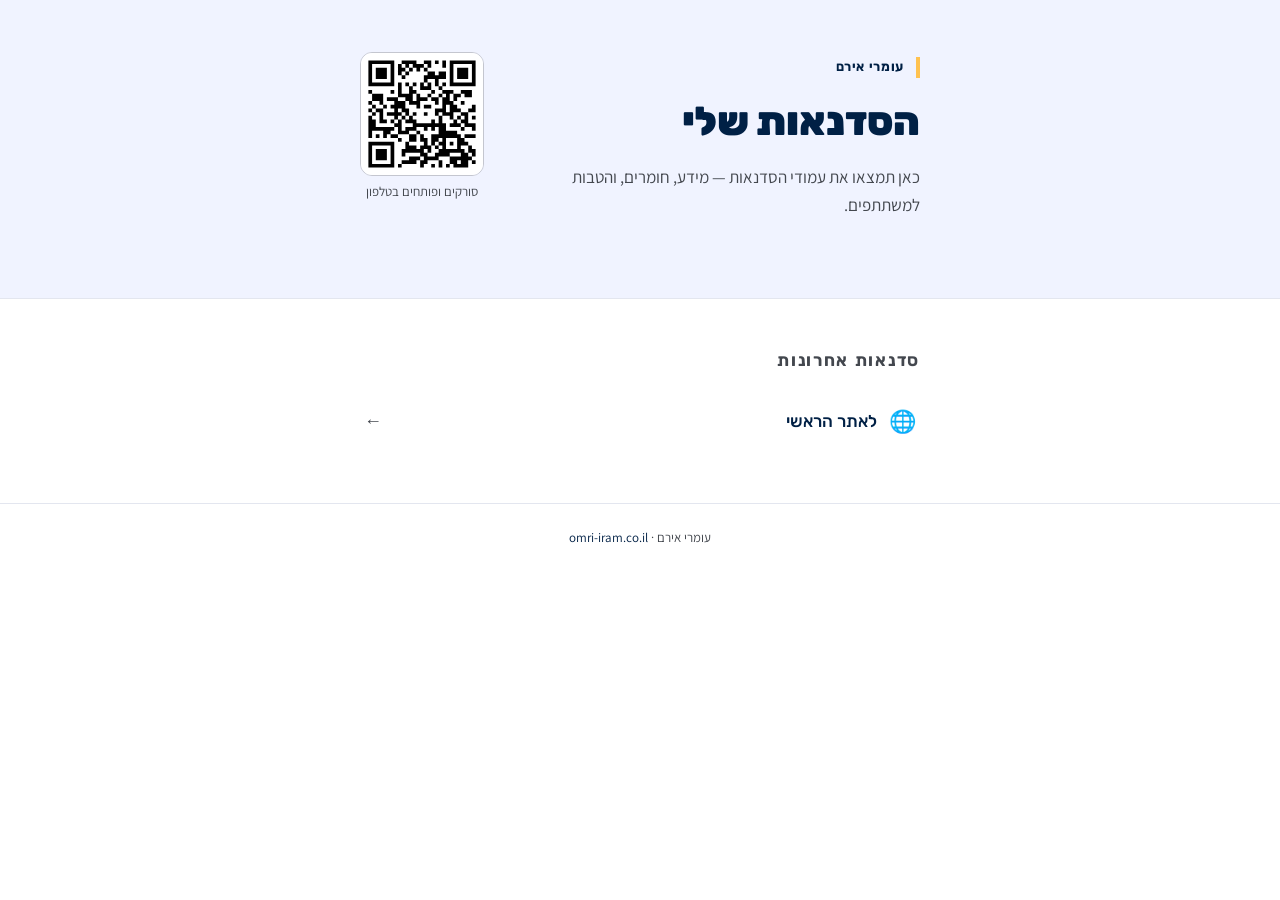
<file: index.html>
<!DOCTYPE html>
<html lang="he" dir="rtl">
<head>
  <meta charset="UTF-8">
  <meta name="viewport" content="width=device-width, initial-scale=1.0">
  <title>הסדנאות של עומרי אירם</title>
  <link rel="icon" type="image/svg+xml" href="/favicon.svg">

  <script type="text/javascript">
    (function(c,l,a,r,i,t,y){
      c[a]=c[a]||function(){(c[a].q=c[a].q||[]).push(arguments)};
      t=l.createElement(r);t.async=1;t.src="https://www.clarity.ms/tag/"+i;
      y=l.getElementsByTagName(r)[0];y.parentNode.insertBefore(t,y);
    })(window, document, "clarity", "script", "w1ajcl9gof");
  </script>

  <link rel="preconnect" href="https://fonts.googleapis.com">
  <link href="https://fonts.googleapis.com/css2?family=Rubik:wght@400;500;600;700;800&family=Assistant:wght@400;500;600;700&display=swap" rel="stylesheet">
  <link rel="stylesheet" href="./assets/style.css">
</head>
<body>

  <section class="hero">
    <div class="wrap hero-row">
      <div>
        <span class="pre-headline">עומרי אירם</span>
        <h1>הסדנאות שלי</h1>
        <p class="sub">כאן תמצאו את עמודי הסדנאות — מידע, חומרים, והטבות למשתתפים.</p>
      </div>
      <figure class="scan">
        <img src="./assets/qr.svg" alt="קוד QR לכתובת הכלי" width="124" height="124">
        <figcaption>סורקים ופותחים בטלפון</figcaption>
      </figure>
    </div>
  </section>

  <section class="section">
    <div class="wrap">
      <p class="section-label">סדנאות אחרונות</p>
      <ul class="links">
        <!-- Add a row per workshop. Each workshop folder has during + after pages. -->
        <!-- Example:
        <li><a href="./classroom-2026-06/during.html"><span class="ico">🟢</span> Google Classroom — יוני 2026 <span class="arr">←</span></a></li>
        -->
        <li><a href="https://omri-iram.co.il"><span class="ico">🌐</span> לאתר הראשי <span class="arr">←</span></a></li>
      </ul>
    </div>
  </section>

  <div class="footer">עומרי אירם · <a href="https://omri-iram.co.il">omri-iram.co.il</a></div>
</body>
</html>
</file>
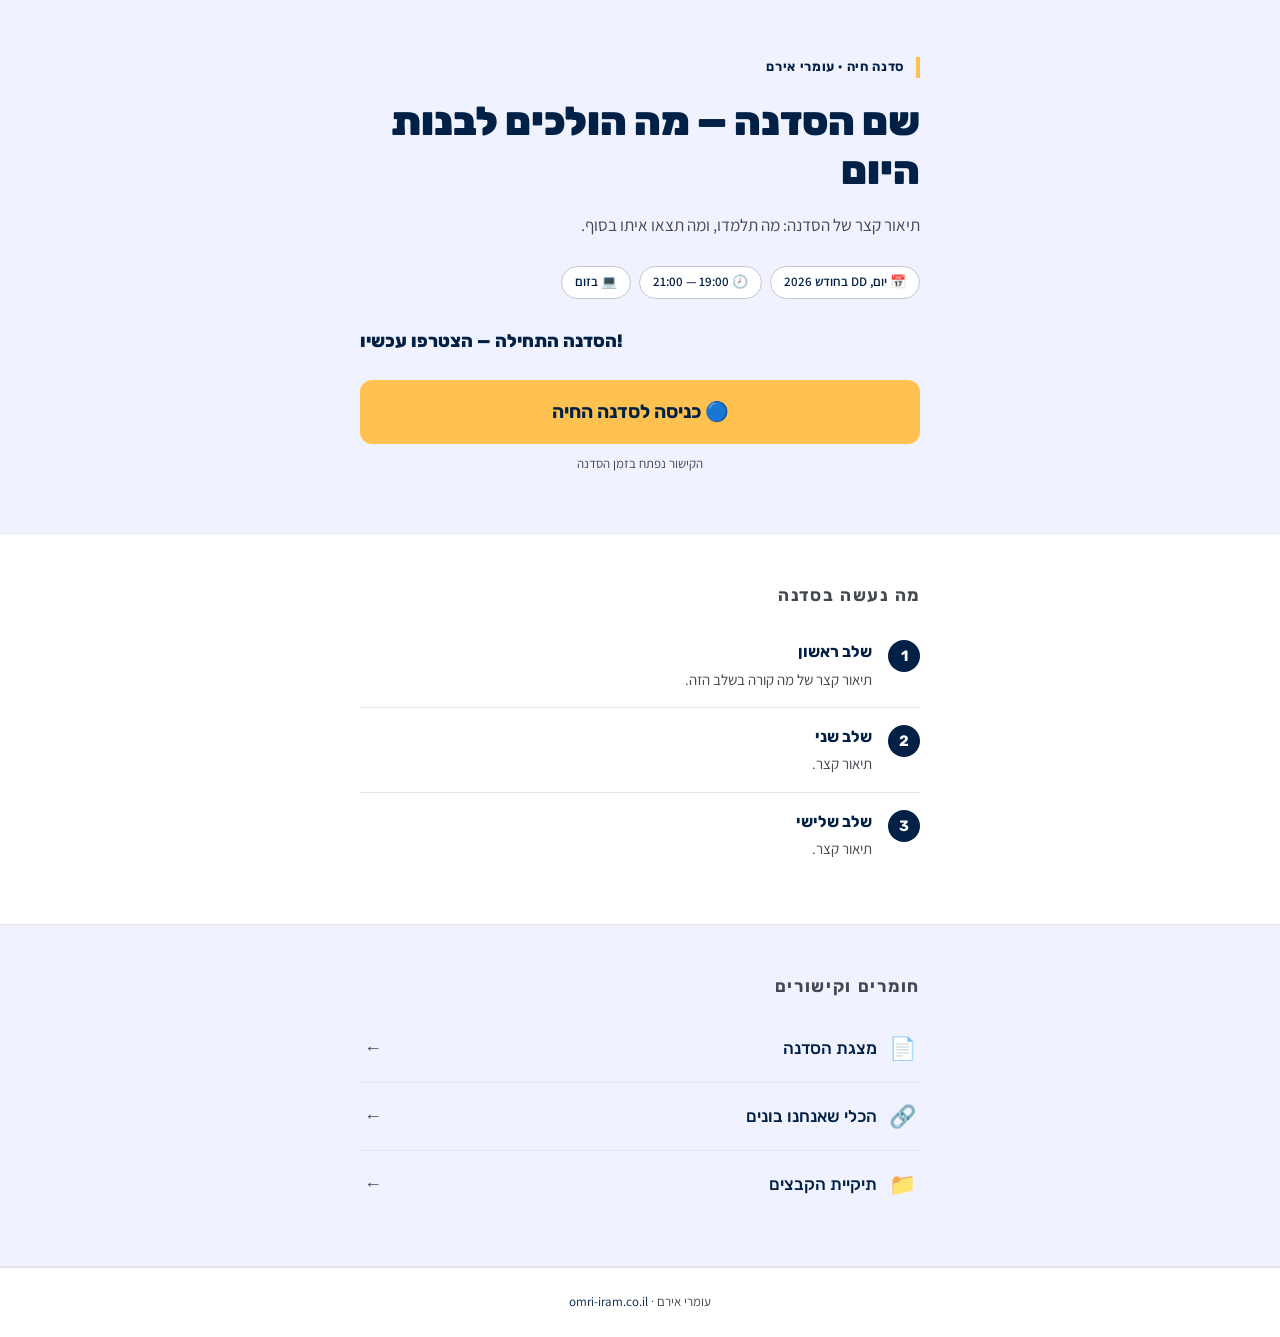
<file: _template/during.html>
<!DOCTYPE html>
<html lang="he" dir="rtl">
<head>
  <meta charset="UTF-8">
  <meta name="viewport" content="width=device-width, initial-scale=1.0">
  <!-- REPLACE: page title -->
  <title>הסדנה — שם הסדנה · עומרי אירם</title>
  <link rel="icon" type="image/svg+xml" href="/favicon.svg">

  <!-- Clarity Analytics (shared) -->
  <script type="text/javascript">
    (function(c,l,a,r,i,t,y){
      c[a]=c[a]||function(){(c[a].q=c[a].q||[]).push(arguments)};
      t=l.createElement(r);t.async=1;t.src="https://www.clarity.ms/tag/"+i;
      y=l.getElementsByTagName(r)[0];y.parentNode.insertBefore(t,y);
    })(window, document, "clarity", "script", "w1ajcl9gof");
  </script>

  <link rel="preconnect" href="https://fonts.googleapis.com">
  <link href="https://fonts.googleapis.com/css2?family=Rubik:wght@400;500;600;700;800&family=Assistant:wght@400;500;600;700&display=swap" rel="stylesheet">
  <link rel="stylesheet" href="../assets/style.css">
</head>
<body>

  <!-- ══ HERO ══ -->
  <section class="hero">
    <div class="wrap">
      <span class="pre-headline">סדנה חיה · עומרי אירם</span> <!-- REPLACE: kicker -->

      <!-- REPLACE: workshop title -->
      <h1>שם הסדנה — מה הולכים לבנות היום</h1>

      <!-- REPLACE: one-line description -->
      <p class="sub">תיאור קצר של הסדנה: מה תלמדו, ומה תצאו איתו בסוף.</p>

      <div class="event-meta">
        <span class="event-tag">📅 יום, DD בחודש 2026</span>   <!-- REPLACE -->
        <span class="event-tag">🕗 19:00 — 21:00</span>        <!-- REPLACE -->
        <span class="event-tag">💻 בזום</span>                 <!-- REPLACE: Zoom / מקום -->
      </div>

      <!-- COUNTDOWN — set data-event-date to the workshop start (Israel time +03:00) -->
      <div id="countdown"
           data-event-date="2026-06-20T19:00:00+03:00"
           data-live-msg="הסדנה התחילה — הצטרפו עכשיו!"></div>

      <!-- REPLACE: Zoom / meeting link -->
      <a href="REPLACE_WITH_ZOOM_LINK" class="btn" style="margin-top:24px"
         onclick="trackEvent('during_join_click')" target="_blank" rel="noopener">
        🔵 כניסה לסדנה החיה
      </a>
      <p class="btn-note">הקישור נפתח בזמן הסדנה</p>
    </div>
  </section>

  <!-- ══ AGENDA / WHAT WE'LL DO ══ -->
  <section class="section">
    <div class="wrap">
      <p class="section-label">מה נעשה בסדנה</p>
      <ul class="agenda">
        <li>
          <div class="num">1</div>
          <div>
            <div class="a-title">שלב ראשון</div>            <!-- REPLACE -->
            <div class="a-body">תיאור קצר של מה קורה בשלב הזה.</div>
          </div>
        </li>
        <li>
          <div class="num">2</div>
          <div>
            <div class="a-title">שלב שני</div>             <!-- REPLACE -->
            <div class="a-body">תיאור קצר.</div>
          </div>
        </li>
        <li>
          <div class="num">3</div>
          <div>
            <div class="a-title">שלב שלישי</div>           <!-- REPLACE -->
            <div class="a-body">תיאור קצר.</div>
          </div>
        </li>
      </ul>
    </div>
  </section>

  <!-- ══ MATERIALS / LINKS ══ -->
  <section class="section peach">
    <div class="wrap">
      <p class="section-label">חומרים וקישורים</p>
      <ul class="links">
        <!-- REPLACE each link (delete rows you don't need) -->
        <li><a href="REPLACE_LINK" target="_blank" rel="noopener"><span class="ico">📄</span> מצגת הסדנה <span class="arr">←</span></a></li>
        <li><a href="REPLACE_LINK" target="_blank" rel="noopener"><span class="ico">🔗</span> הכלי שאנחנו בונים <span class="arr">←</span></a></li>
        <li><a href="REPLACE_LINK" target="_blank" rel="noopener"><span class="ico">📁</span> תיקיית הקבצים <span class="arr">←</span></a></li>
      </ul>
    </div>
  </section>

  <div class="footer">עומרי אירם · <a href="https://omri-iram.co.il">omri-iram.co.il</a></div>

  <script src="../assets/script.js"></script>
</body>
</html>
</file>
<file: assets/style.css>
/* ============================================================
   Workshops — shared styles (omri-iram.co.il)
   Hebrew RTL · Rubik headings + Assistant text · navy/ochre brand palette.
   Used by every workshop's during.html + after.html.
   ============================================================ */

*, *::before, *::after { margin: 0; padding: 0; box-sizing: border-box; }

:root {
  /* The business's one design language (claude-config design/business-brand.json,
     approved 2026-11-15): navy base, ochre only on the button, white cards. */
  --navy:    #002045;
  --navy-lt: #1A365D;
  --ochre:   #FFC250;
  --ochre-d: #D69E2E;
  --bg-alt:  #F0F3FF;
  --white:   #FFFFFF;
  --ink:     #121C2C;
  --soft:    #43474E;
  --line:    #C4C6CF;
  --line-lt: #E3E6EF;
  --wa:      #25D366;
  --wa-d:    #1eaa55;
}

body {
  font-family: 'Assistant', Arial, sans-serif;
  font-size: 17px;
  background: var(--white);
  color: var(--ink);
  direction: rtl;
  -webkit-font-smoothing: antialiased;
  line-height: 1.6;
}

.wrap { max-width: 560px; margin: 0 auto; }

h1, h2, h3, .btn, .pre-headline, .section-label, .cd-num, .cd-live, .agenda .num, .agenda .a-title,
.voucher .v-headline, .voucher .v-code, .links a, .bio-cred { font-family: 'Rubik', Arial, sans-serif; }

/* ══ HERO ══ */
.hero {
  background: var(--bg-alt);
  padding: 52px 24px;
  border-bottom: 1px solid var(--line-lt);
}

.pre-headline {
  display: inline-block;
  font-size: 13px;
  font-weight: 700;
  letter-spacing: 0.05em;
  color: var(--navy);
  border-inline-start: 4px solid var(--ochre);
  padding-inline-start: 12px;
  margin-bottom: 20px;
}

.hero h1 {
  font-size: clamp(26px, 6vw, 40px);
  font-weight: 900;
  line-height: 1.22;
  color: var(--navy);
  margin-bottom: 16px;
}

.hero .sub {
  font-size: 17px;
  line-height: 1.68;
  color: var(--soft);
  margin-bottom: 26px;
}
.hero .sub strong { color: var(--ink); font-weight: 700; }

/* ══ EVENT META TAGS ══ */
.event-meta { display: flex; gap: 8px; flex-wrap: wrap; margin-bottom: 28px; }
.event-tag {
  display: inline-flex; align-items: center; gap: 5px;
  background: var(--white);
  border: 1px solid var(--line);
  border-radius: 100px;
  padding: 5px 13px;
  font-size: 13px; font-weight: 600; color: var(--navy);
}

/* ══ COUNTDOWN ══ */
#countdown {
  display: flex; align-items: flex-start; gap: 4px;
  direction: ltr; margin-bottom: 8px;
}
.cd-unit { display: flex; flex-direction: column; align-items: center; min-width: 52px; }
.cd-num  { font-size: 34px; font-weight: 800; color: var(--navy); line-height: 1; }
.cd-label{ font-size: 10px; font-weight: 700; color: var(--soft); margin-top: 4px; letter-spacing: 0.06em; }
.cd-sep  { font-size: 28px; font-weight: 300; color: var(--line); align-self: center; }
.cd-live { font-size: 18px; font-weight: 800; color: var(--navy); }

/* ══ CONTENT SECTIONS ══ */
.section { padding: 48px 24px; }
.section.peach { background: var(--bg-alt); border-top: 1px solid var(--line-lt); border-bottom: 1px solid var(--line-lt); }

.section-label {
  font-size: 11px; font-weight: 700; letter-spacing: 0.1em;
  text-transform: uppercase; color: var(--soft); margin-bottom: 20px;
}
.section h2 { font-size: 24px; font-weight: 800; color: var(--navy); margin-bottom: 16px; }
.section p  { font-size: 17px; color: var(--soft); margin-bottom: 14px; }

/* numbered / bulleted list */
.agenda { list-style: none; }
.agenda li {
  display: flex; align-items: flex-start; gap: 16px;
  padding: 16px 0; border-bottom: 1px solid var(--line-lt);
}
.agenda li:last-child { border-bottom: none; }
.agenda .num {
  width: 32px; height: 32px; border-radius: 50%;
  background: var(--navy); color: var(--white);
  font-size: 15px; font-weight: 700;
  display: flex; align-items: center; justify-content: center;
  flex-shrink: 0; margin-top: 1px;
}
.agenda .a-title { font-weight: 700; color: var(--navy); font-size: 16px; margin-bottom: 3px; }
.agenda .a-body  { font-weight: 400; color: var(--soft); font-size: 15px; line-height: 1.55; }

/* ══ BUTTONS ══ */
.btn {
  display: block; width: 100%;
  background: var(--ochre); color: var(--navy);
  font-size: 19px; font-weight: 700;
  border: none; border-radius: 12px;
  padding: 17px 24px; cursor: pointer;
  text-align: center; text-decoration: none;
  transition: background 0.15s, transform 0.1s;
  margin-bottom: 10px;
}
.btn:hover  { background: var(--ochre-d); }
.btn:active { transform: scale(0.98); }
.btn.wa { background: var(--wa); color: var(--white); display: flex; align-items: center; justify-content: center; gap: 10px; }
.btn.wa:hover { background: var(--wa-d); }
.btn.ghost { background: transparent; color: var(--navy); border: 2px solid var(--navy); }
.btn.ghost:hover { background: var(--bg-alt); }

.btn-note { text-align: center; font-size: 13px; color: var(--soft); margin-bottom: 6px; }

/* ══ MATERIALS / LINK LIST ══ */
.links { list-style: none; }
.links li { border-bottom: 1px solid var(--line-lt); }
.links li:last-child { border-bottom: none; }
.links a {
  display: flex; align-items: center; gap: 12px;
  padding: 16px 4px; text-decoration: none;
  color: var(--navy); font-weight: 500; font-size: 17px;
  transition: color 0.15s;
}
.links a:hover { color: var(--navy-lt); text-decoration: underline; }
.links .ico { font-size: 22px; flex-shrink: 0; }
.links .arr { margin-inline-start: auto; color: var(--soft); font-size: 18px; }

/* ══ BIO ══ */
.bio-row {
  display: flex; align-items: flex-start; gap: 20px;
  padding: 28px 0; border-top: 1px solid var(--line-lt); border-bottom: 1px solid var(--line-lt);
  margin-bottom: 32px;
}
.bio-photo {
  width: 80px; height: 80px; border-radius: 50%;
  overflow: hidden; flex-shrink: 0;
  background: var(--bg-alt); border: 2px solid var(--line);
  display: flex; align-items: center; justify-content: center; font-size: 30px;
}
.bio-photo img { width: 100%; height: 100%; object-fit: cover; }
.bio-text h3 { font-size: 18px; font-weight: 800; color: var(--navy); margin-bottom: 4px; }
.bio-text p  { font-size: 15px; color: var(--soft); line-height: 1.6; }
.bio-creds { display: flex; flex-direction: column; gap: 4px; margin-top: 10px; }
.bio-cred { font-size: 13px; font-weight: 600; color: var(--navy); }

/* ══ VOUCHER CARD ══ */
.voucher {
  background: var(--bg-alt);
  border: 2px dashed var(--navy);
  border-radius: 24px;
  padding: 28px 24px; text-align: center;
  margin-bottom: 16px;
}
.voucher .v-label { font-size: 13px; font-weight: 700; color: var(--navy); letter-spacing: 0.06em; margin-bottom: 10px; }
.voucher .v-headline { font-size: 22px; font-weight: 800; color: var(--navy); margin-bottom: 6px; }
.voucher .v-desc { font-size: 16px; color: var(--soft); margin-bottom: 20px; }
.voucher .v-code {
  display: inline-block;
  background: var(--white); border: 1.5px solid var(--line);
  border-radius: 12px; padding: 12px 26px;
  font-size: 26px; font-weight: 800; letter-spacing: 0.12em;
  color: var(--navy); direction: ltr; cursor: copy;
  user-select: all;
}
.voucher .v-copy-hint { font-size: 13px; color: var(--soft); margin-top: 10px; }

/* ══ VIDEO ══ */
.video-frame {
  position: relative; width: 100%; aspect-ratio: 16 / 9;
  border-radius: 12px; overflow: hidden; background: #000;
  margin-bottom: 8px; border: 1px solid var(--line);
}
.video-frame iframe { position: absolute; inset: 0; width: 100%; height: 100%; border: 0; }

/* ══ FORM ══ */
.form-card {
  background: var(--white); border: 1px solid var(--line-lt);
  border-radius: 24px; padding: 28px 24px;
}
.form-card h3 { font-size: 20px; font-weight: 800; color: var(--navy); margin-bottom: 4px; }
.form-card .form-sub { font-size: 15px; color: var(--soft); margin-bottom: 22px; }
.field { margin-bottom: 18px; }
.field label {
  display: block; font-size: 14px; font-weight: 700;
  letter-spacing: 0.02em; color: var(--soft); margin-bottom: 8px;
}
.field input {
  width: 100%; background: var(--white); border: 1.5px solid var(--line);
  border-radius: 12px; font-family: 'Assistant', Arial, sans-serif;
  font-size: 17px; font-weight: 500; color: var(--ink);
  padding: 12px 14px; outline: none; transition: border-color 0.2s; text-align: start;
}
.field input[dir="ltr"] { text-align: left; }
.field input::placeholder { color: #767B85; font-weight: 400; }
.field input:focus { border-color: var(--navy); }
.form-ok { text-align: center; padding: 8px 0; }
.form-ok .ok-emoji { font-size: 40px; }
.form-ok h3 { color: var(--navy); margin: 8px 0 4px; }
.form-ok p { font-size: 15px; color: var(--soft); }

/* ══ FOOTER ══ */
.footer {
  text-align: center; padding: 24px;
  font-size: 13px; color: var(--soft);
  border-top: 1px solid var(--line-lt);
}
.footer a { color: var(--navy); text-decoration: none; }

@media (max-width: 480px) {
  .hero { padding: 40px 20px; }
  .section { padding: 40px 20px; }
  .bio-row { flex-direction: column; }
}

.hero-row { display: flex; align-items: flex-start; justify-content: space-between; gap: 24px; }

/* QR for someone watching on a projector or YouTube: holds the fixed public address only. */
.scan { flex: none; margin: 0; display: grid; justify-items: center; gap: 6px; }
.scan img { display: block; width: 124px; height: 124px; border-radius: 12px; border: 1px solid var(--line); }
.scan figcaption { font-size: 13px; color: var(--soft); }
/* Already on a phone: nothing to scan. */
@media (max-width: 560px) { .scan { display: none; } }
</file>
